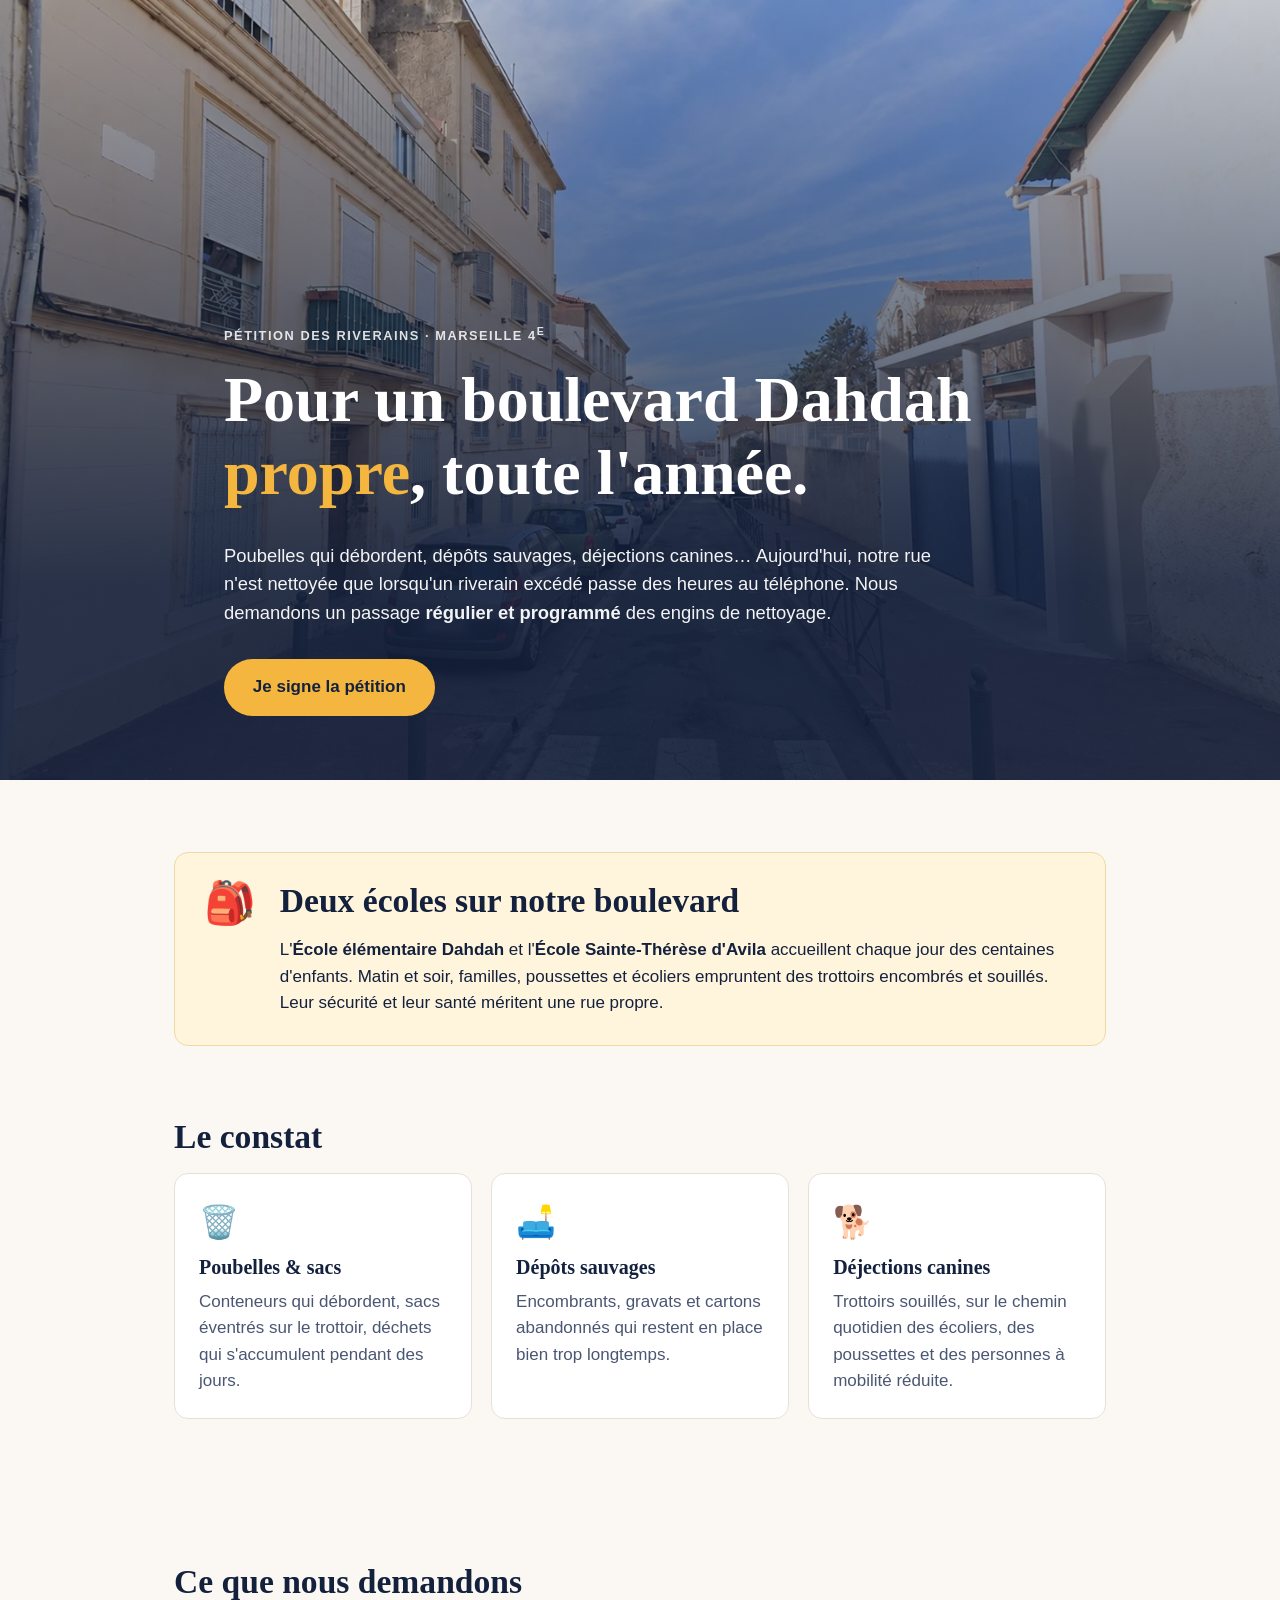
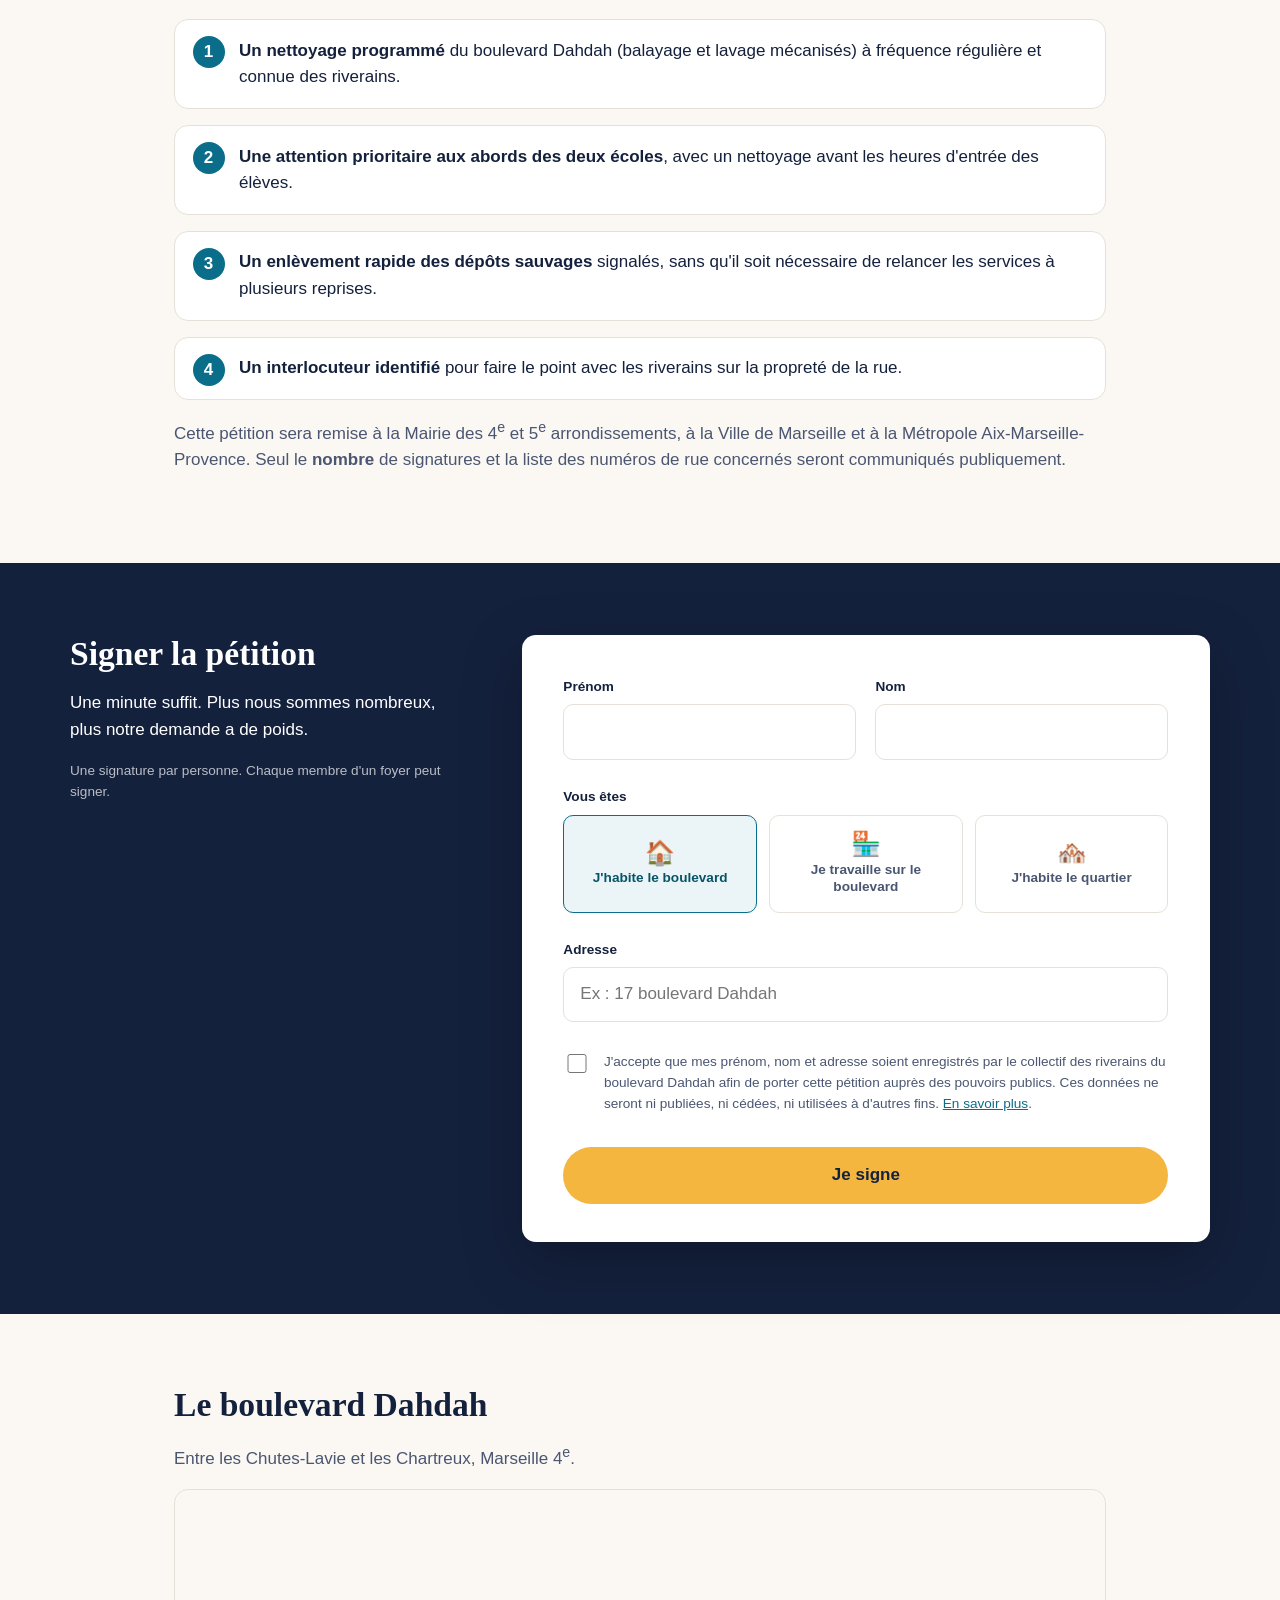
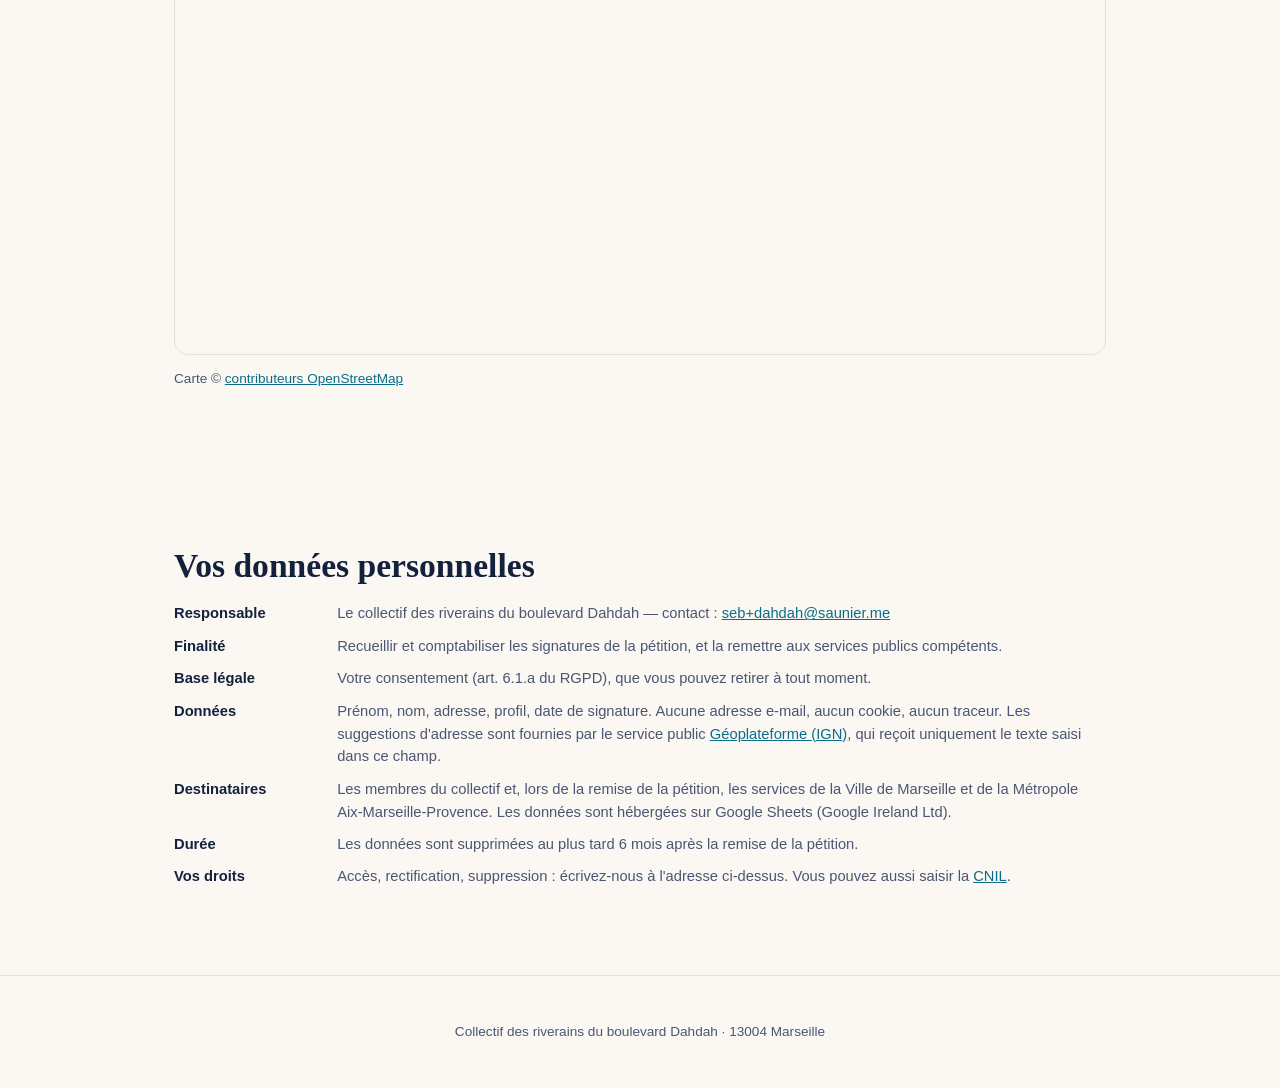
<file: index.html>
<!DOCTYPE html>
<html lang="fr">
<head>
  <meta charset="utf-8">
  <meta name="viewport" content="width=device-width, initial-scale=1">
  <title>Pétition — Un boulevard Dahdah propre (13004 Marseille)</title>
  <meta name="description" content="Riverains du boulevard Dahdah (Marseille 4e) : signez la pétition pour un nettoyage régulier et systématique de notre rue.">
  <meta property="og:title" content="Pétition — Un boulevard Dahdah propre">
  <meta property="og:description" content="Pour un nettoyage régulier du boulevard Dahdah, 13004 Marseille. Signez en 1 minute.">
  <meta property="og:type" content="website">
  <link rel="icon" href="data:image/svg+xml,<svg xmlns='http://www.w3.org/2000/svg' viewBox='0 0 100 100'><text y='.9em' font-size='90'>🧹</text></svg>">
  <link rel="stylesheet" href="style.css?v=202611122135">
</head>
<body>

  <header class="hero">
    <div class="hero__photo" aria-hidden="true">
      <img src="img/boulevard.jpg" alt="" onerror="this.remove()">
    </div>
    <div class="hero__content">
      <p class="eyebrow">Pétition des riverains · Marseille 4<sup>e</sup></p>
      <h1>Pour un boulevard Dahdah <span class="hl">propre</span>, toute l'année.</h1>
      <p class="lead">Poubelles qui débordent, dépôts sauvages, déjections canines… Aujourd'hui, notre rue n'est nettoyée que lorsqu'un riverain excédé passe des heures au téléphone. Nous demandons un passage <strong>régulier et programmé</strong> des engins de nettoyage.</p>
      <div class="hero__cta">
        <a href="#signer" class="btn btn--primary">Je signe la pétition</a>
        <div class="counter" id="counter" hidden>
          <strong id="count">0</strong>
          <span>signatures</span>
        </div>
      </div>
    </div>
  </header>

  <main>

    <section class="section ecoles">
      <div class="ecoles__box">
        <div class="ecoles__icon">🎒</div>
        <div>
          <h2>Deux écoles sur notre boulevard</h2>
          <p>L'<strong>École élémentaire Dahdah</strong> et l'<strong>École Sainte-Thérèse d'Avila</strong> accueillent chaque jour des centaines d'enfants. Matin et soir, familles, poussettes et écoliers empruntent des trottoirs encombrés et souillés. Leur sécurité et leur santé méritent une rue propre.</p>
        </div>
      </div>
    </section>

    <section class="section constat">
      <h2>Le constat</h2>
      <div class="cards">
        <article class="card">
          <div class="card__icon">🗑️</div>
          <h3>Poubelles &amp; sacs</h3>
          <p>Conteneurs qui débordent, sacs éventrés sur le trottoir, déchets qui s'accumulent pendant des jours.</p>
        </article>
        <article class="card">
          <div class="card__icon">🛋️</div>
          <h3>Dépôts sauvages</h3>
          <p>Encombrants, gravats et cartons abandonnés qui restent en place bien trop longtemps.</p>
        </article>
        <article class="card">
          <div class="card__icon">🐕</div>
          <h3>Déjections canines</h3>
          <p>Trottoirs souillés, sur le chemin quotidien des écoliers, des poussettes et des personnes à mobilité réduite.</p>
        </article>
      </div>
    </section>

    <section class="section demande">
      <h2>Ce que nous demandons</h2>
      <ol class="asks">
        <li><strong>Un nettoyage programmé</strong> du boulevard Dahdah (balayage et lavage mécanisés) à fréquence régulière et connue des riverains.</li>
        <li><strong>Une attention prioritaire aux abords des deux écoles</strong>, avec un nettoyage avant les heures d'entrée des élèves.</li>
        <li><strong>Un enlèvement rapide des dépôts sauvages</strong> signalés, sans qu'il soit nécessaire de relancer les services à plusieurs reprises.</li>
        <li><strong>Un interlocuteur identifié</strong> pour faire le point avec les riverains sur la propreté de la rue.</li>
      </ol>
      <p class="muted">Cette pétition sera remise à la Mairie des 4<sup>e</sup> et 5<sup>e</sup> arrondissements, à la Ville de Marseille et à la Métropole Aix-Marseille-Provence. Seul le <strong>nombre</strong> de signatures et la liste des numéros de rue concernés seront communiqués publiquement.</p>
    </section>

    <section class="section signer" id="signer">
      <div class="signer__grid">
        <div class="signer__intro">
          <h2>Signer la pétition</h2>
          <p>Une minute suffit. Plus nous sommes nombreux, plus notre demande a de poids.</p>
          <div class="progress" id="progress" hidden>
            <div class="progress__bar"><span id="progress-fill"></span></div>
            <p><strong id="progress-count">0</strong> / <span id="progress-goal">200</span> signatures — objectif</p>
          </div>
          <p class="muted small">Une signature par personne. Chaque membre d'un foyer peut signer.</p>
        </div>

        <form id="petition-form" class="form" novalidate>
          <div class="form__row">
            <label>
              <span>Prénom</span>
              <input name="prenom" autocomplete="given-name" required maxlength="60">
            </label>
            <label>
              <span>Nom</span>
              <input name="nom" autocomplete="family-name" required maxlength="60">
            </label>
          </div>

          <fieldset class="profil">
            <legend>Vous êtes</legend>
            <div class="segmented">
              <label><input type="radio" name="profil" value="Habitant(e) du boulevard" checked><span><i aria-hidden="true">🏠</i>J'habite le boulevard</span></label>
              <label><input type="radio" name="profil" value="Travaille sur le boulevard"><span><i aria-hidden="true">🏪</i>Je travaille sur le boulevard</span></label>
              <label><input type="radio" name="profil" value="Habitant(e) du quartier"><span><i aria-hidden="true">🏘️</i>J'habite le quartier</span></label>
            </div>
          </fieldset>

          <div class="autocomplete">
            <label>
              <span>Adresse</span>
              <input name="adresse" id="adresse" autocomplete="off" maxlength="160" placeholder="Ex : 17 boulevard Dahdah" role="combobox" aria-autocomplete="list" aria-expanded="false" aria-controls="adresse-list">
            </label>
            <ul class="autocomplete__list" id="adresse-list" role="listbox" hidden></ul>
          </div>

          <!-- Anti-spam : champ invisible, doit rester vide -->
          <label class="hp" aria-hidden="true">
            Site web <input name="website" tabindex="-1" autocomplete="off">
          </label>

          <label class="consent">
            <input type="checkbox" name="consentement" required>
            <span>J'accepte que mes prénom, nom et adresse soient enregistrés par le collectif des riverains du boulevard Dahdah afin de porter cette pétition auprès des pouvoirs publics. Ces données ne seront ni publiées, ni cédées, ni utilisées à d'autres fins. <a href="#rgpd">En savoir plus</a>.</span>
          </label>

          <p class="form__error" id="form-error" role="alert" hidden></p>

          <button type="submit" class="btn btn--primary btn--block" id="submit-btn">Je signe</button>
        </form>

        <div class="thanks" id="thanks" hidden>
          <div class="thanks__icon">✅</div>
          <h3>Merci, <span id="thanks-name"></span> !</h3>
          <p>Votre signature est bien enregistrée. Parlez-en à vos voisins : chaque signature compte.</p>
          <button class="btn btn--ghost" id="share-btn" type="button">Partager la pétition</button>
        </div>
      </div>
    </section>

    <section class="section carte">
      <h2>Le boulevard Dahdah</h2>
      <p class="muted">Entre les Chutes-Lavie et les Chartreux, Marseille 4<sup>e</sup>.</p>
      <div class="map">
        <iframe
          title="Carte du boulevard Dahdah"
          loading="lazy"
          src="https://www.openstreetmap.org/export/embed.html?bbox=5.3895%2C43.3078%2C5.3995%2C43.3128&amp;layer=mapnik&amp;marker=43.31034%2C5.39457">
        </iframe>
      </div>
      <p class="small muted">Carte © <a href="https://www.openstreetmap.org/copyright" target="_blank" rel="noopener">contributeurs OpenStreetMap</a></p>
    </section>

    <section class="section rgpd" id="rgpd">
      <h2>Vos données personnelles</h2>
      <dl>
        <dt>Responsable</dt>
        <dd>Le collectif des riverains du boulevard Dahdah — contact : <a href="mailto:seb+dahdah@saunier.me">seb+dahdah@saunier.me</a></dd>
        <dt>Finalité</dt>
        <dd>Recueillir et comptabiliser les signatures de la pétition, et la remettre aux services publics compétents.</dd>
        <dt>Base légale</dt>
        <dd>Votre consentement (art. 6.1.a du RGPD), que vous pouvez retirer à tout moment.</dd>
        <dt>Données</dt>
        <dd>Prénom, nom, adresse, profil, date de signature. Aucune adresse e-mail, aucun cookie, aucun traceur. Les suggestions d'adresse sont fournies par le service public <a href="https://geoservices.ign.fr/documentation/services/services-geoplateforme/geocodage" target="_blank" rel="noopener">Géoplateforme (IGN)</a>, qui reçoit uniquement le texte saisi dans ce champ.</dd>
        <dt>Destinataires</dt>
        <dd>Les membres du collectif et, lors de la remise de la pétition, les services de la Ville de Marseille et de la Métropole Aix-Marseille-Provence. Les données sont hébergées sur Google Sheets (Google Ireland Ltd).</dd>
        <dt>Durée</dt>
        <dd>Les données sont supprimées au plus tard 6 mois après la remise de la pétition.</dd>
        <dt>Vos droits</dt>
        <dd>Accès, rectification, suppression : écrivez-nous à l'adresse ci-dessus. Vous pouvez aussi saisir la <a href="https://www.cnil.fr/fr/plaintes" target="_blank" rel="noopener">CNIL</a>.</dd>
      </dl>
    </section>

  </main>

  <footer class="footer">
    <p>Collectif des riverains du boulevard Dahdah · 13004 Marseille</p>
  </footer>

  <script src="config.js?v=202611122135"></script>
  <script src="app.js?v=202611122135"></script>
</body>
</html>
</file>
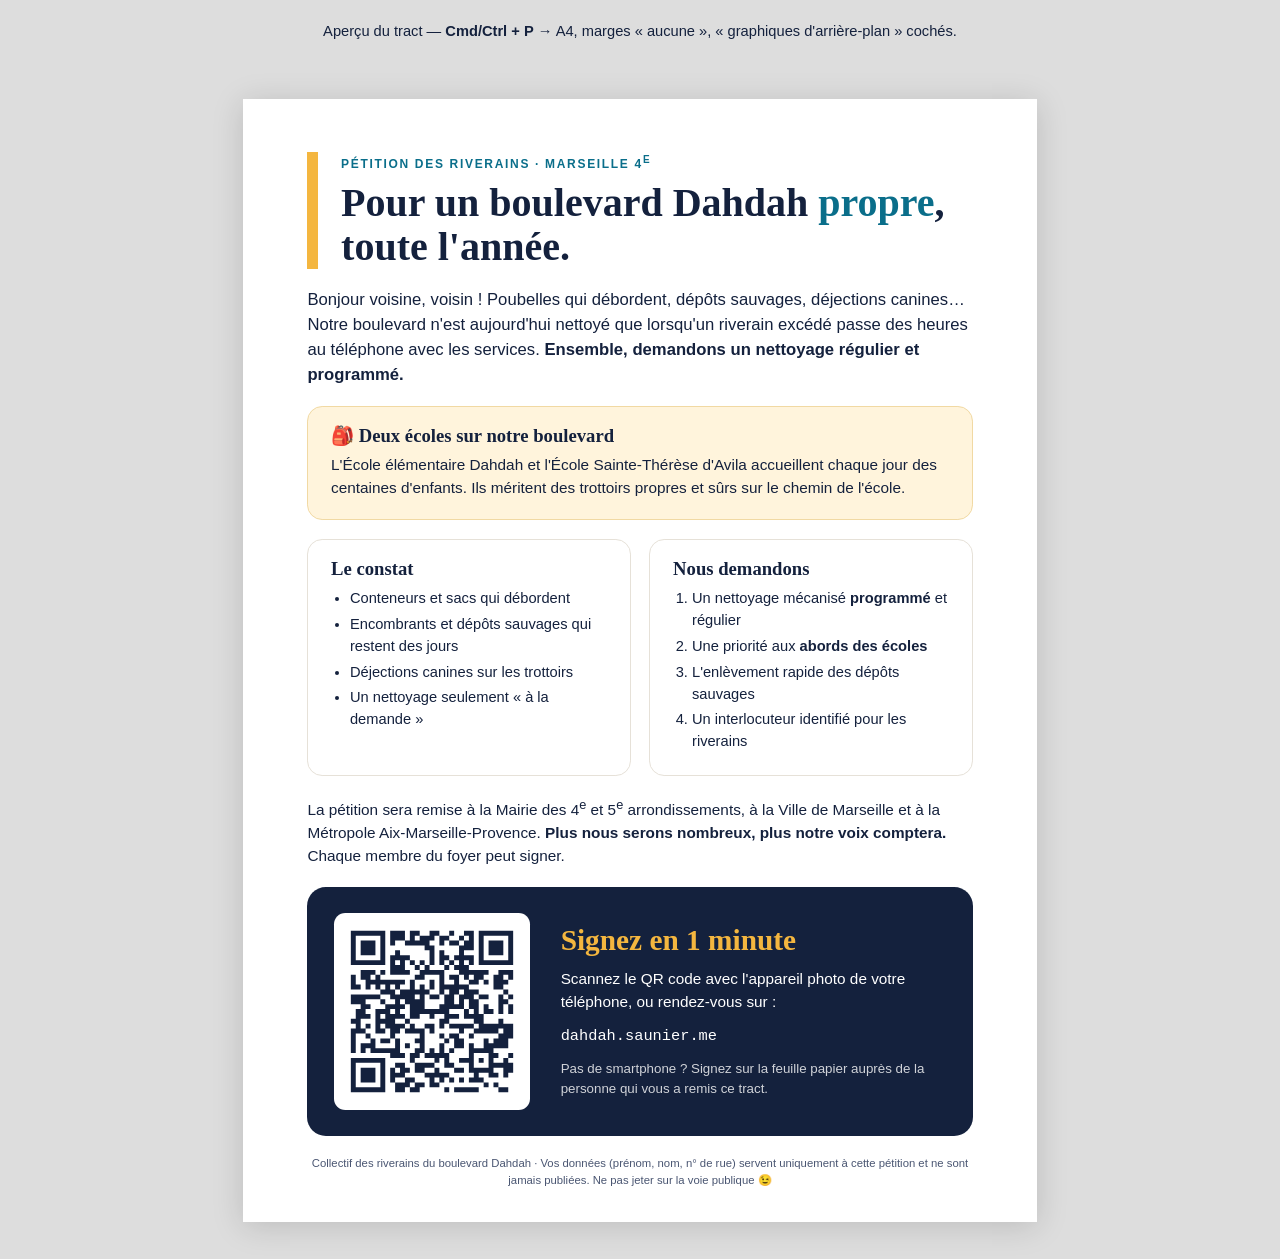
<file: tract/index.html>
<!DOCTYPE html>
<html lang="fr">
<head>
  <meta charset="utf-8">
  <title>Tract — Pétition boulevard Dahdah</title>
  <meta name="robots" content="noindex">
  <style>
    @page { size: A4; margin: 0; }
    :root { --ink: #14213d; --soft: #4a5672; --sea: #0a6e8a; --sun: #f4b63f; }
    * { box-sizing: border-box; }
    body { margin: 0; background: #ddd; font-family: -apple-system, "Segoe UI", Roboto, Arial, sans-serif; color: var(--ink); }
    .page {
      width: 210mm; height: 297mm; margin: 10mm auto; background: #fff;
      padding: 14mm 17mm 12mm; display: flex; flex-direction: column; gap: 5mm;
      box-shadow: 0 4px 30px rgba(0,0,0,.15); overflow: hidden;
    }
    @media print { body { background: #fff; } .page { margin: 0; box-shadow: none; } .noprint { display: none; } }
    h1, h2 { font-family: "Iowan Old Style", Palatino, Georgia, serif; margin: 0; line-height: 1.1; }
    .top { border-left: 3mm solid var(--sun); padding-left: 6mm; }
    .eyebrow { text-transform: uppercase; letter-spacing: .14em; font-size: 9pt; font-weight: 700; color: var(--sea); margin: 0 0 2mm; }
    h1 { font-size: 30pt; }
    h1 span { color: var(--sea); }
    p { margin: 0; font-size: 11.5pt; line-height: 1.5; }
    .intro { font-size: 12.5pt; }
    .grid { display: grid; grid-template-columns: 1fr 1fr; gap: 5mm; }
    .box { border: .4mm solid #e6e1d8; border-radius: 4mm; padding: 5mm 6mm; }
    .box h2 { font-size: 14pt; margin-bottom: 2mm; }
    ul, ol { margin: 0; padding-left: 5mm; font-size: 11pt; line-height: 1.5; }
    li { margin-bottom: 1mm; }
    .schools { background: #fff4dc; border-color: #f1d9a3; }
    .cta {
      margin-top: auto; background: var(--ink); color: #fff; border-radius: 5mm;
      padding: 7mm; display: grid; grid-template-columns: 52mm 1fr; gap: 8mm; align-items: center;
    }
    .qr { background: #fff; border-radius: 3mm; padding: 2mm; }
    .qr img { width: 100%; display: block; }
    .cta h2 { font-size: 22pt; color: var(--sun); margin-bottom: 3mm; }
    .cta p { font-size: 11.5pt; }
    .url { font-family: ui-monospace, Menlo, monospace; font-size: 11pt; margin-top: 3mm !important; color: #fff; word-break: break-all; }
    .foot { font-size: 8.5pt; color: var(--soft); text-align: center; }
    .noprint { text-align: center; padding: 6mm; font-size: 11pt; }
  </style>
</head>
<body>
  <div class="noprint">Aperçu du tract — <strong>Cmd/Ctrl + P</strong> → A4, marges « aucune », « graphiques d'arrière-plan » cochés.</div>

  <div class="page">
    <div class="top">
      <p class="eyebrow">Pétition des riverains · Marseille 4<sup>e</sup></p>
      <h1>Pour un boulevard Dahdah <span>propre</span>, toute l'année.</h1>
    </div>

    <p class="intro">Bonjour voisine, voisin ! Poubelles qui débordent, dépôts sauvages, déjections canines… Notre boulevard n'est aujourd'hui nettoyé que lorsqu'un riverain excédé passe des heures au téléphone avec les services. <strong>Ensemble, demandons un nettoyage régulier et programmé.</strong></p>

    <div class="box schools">
      <h2>🎒 Deux écoles sur notre boulevard</h2>
      <p>L'École élémentaire Dahdah et l'École Sainte-Thérèse d'Avila accueillent chaque jour des centaines d'enfants. Ils méritent des trottoirs propres et sûrs sur le chemin de l'école.</p>
    </div>

    <div class="grid">
      <div class="box">
        <h2>Le constat</h2>
        <ul>
          <li>Conteneurs et sacs qui débordent</li>
          <li>Encombrants et dépôts sauvages qui restent des jours</li>
          <li>Déjections canines sur les trottoirs</li>
          <li>Un nettoyage seulement « à la demande »</li>
        </ul>
      </div>
      <div class="box">
        <h2>Nous demandons</h2>
        <ol>
          <li>Un nettoyage mécanisé <strong>programmé</strong> et régulier</li>
          <li>Une priorité aux <strong>abords des écoles</strong></li>
          <li>L'enlèvement rapide des dépôts sauvages</li>
          <li>Un interlocuteur identifié pour les riverains</li>
        </ol>
      </div>
    </div>

    <p>La pétition sera remise à la Mairie des 4<sup>e</sup> et 5<sup>e</sup> arrondissements, à la Ville de Marseille et à la Métropole Aix-Marseille-Provence. <strong>Plus nous serons nombreux, plus notre voix comptera.</strong> Chaque membre du foyer peut signer.</p>

    <div class="cta">
      <div class="qr"><img src="qr.svg" alt="QR code vers la pétition"></div>
      <div>
        <h2>Signez en 1 minute</h2>
        <p>Scannez le QR code avec l'appareil photo de votre téléphone, ou rendez-vous sur :</p>
        <p class="url" id="url">dahdah.saunier.me</p>
        <p style="margin-top:3mm;font-size:10pt;opacity:.8">Pas de smartphone ? Signez sur la feuille papier auprès de la personne qui vous a remis ce tract.</p>
      </div>
    </div>

    <p class="foot">Collectif des riverains du boulevard Dahdah · Vos données (prénom, nom, n° de rue) servent uniquement à cette pétition et ne sont jamais publiées. Ne pas jeter sur la voie publique 😉</p>
  </div>
</body>
</html>
</file>
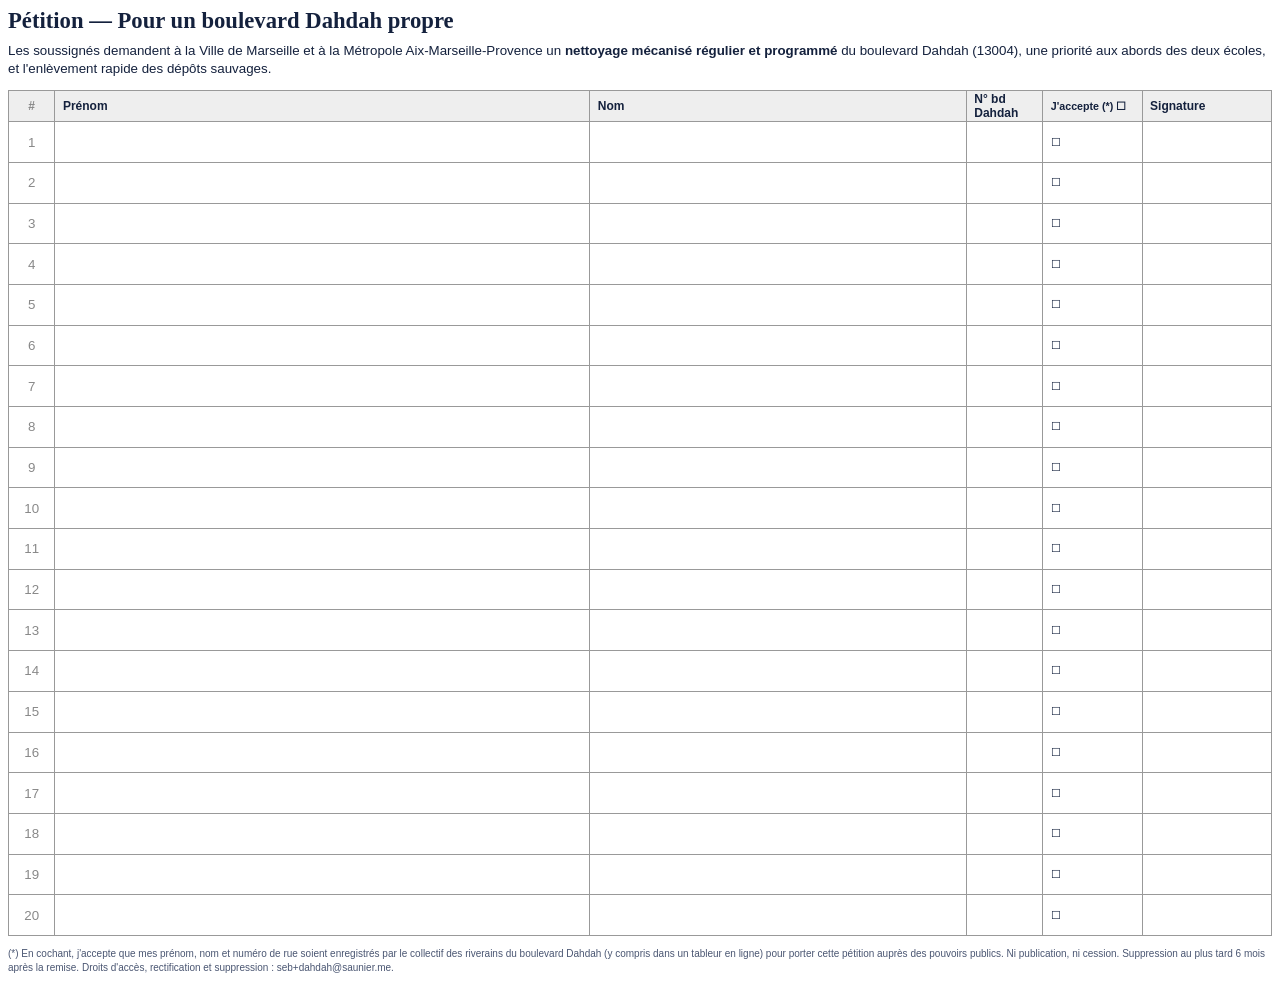
<file: tract/signatures.html>
<!DOCTYPE html>
<html lang="fr">
<head>
  <meta charset="utf-8">
  <title>Feuille de signatures — Pétition boulevard Dahdah</title>
  <meta name="robots" content="noindex">
  <style>
    @page { size: A4; margin: 12mm; }
    body { font-family: -apple-system, "Segoe UI", Roboto, Arial, sans-serif; color: #14213d; font-size: 10pt; }
    h1 { font-family: Georgia, serif; font-size: 17pt; margin: 0 0 2mm; }
    p { margin: 0 0 3mm; line-height: 1.4; }
    table { width: 100%; border-collapse: collapse; }
    th, td { border: .3mm solid #999; padding: 0 2mm; height: 10.5mm; text-align: left; }
    th { background: #eee; height: 8mm; font-size: 9pt; }
    .n { width: 8mm; text-align: center; color: #888; }
    .num { width: 16mm; }
    .ok { width: 22mm; font-size: 8pt; }
    .sig { width: 30mm; }
    .rgpd { font-size: 7.5pt; color: #4a5672; margin-top: 3mm; }
  </style>
</head>
<body>
  <h1>Pétition — Pour un boulevard Dahdah propre</h1>
  <p>Les soussignés demandent à la Ville de Marseille et à la Métropole Aix-Marseille-Provence un <strong>nettoyage mécanisé régulier et programmé</strong> du boulevard Dahdah (13004), une priorité aux abords des deux écoles, et l'enlèvement rapide des dépôts sauvages.</p>
  <table>
    <thead>
      <tr><th class="n">#</th><th>Prénom</th><th>Nom</th><th class="num">N° bd Dahdah</th><th class="ok">J'accepte (*) ☐</th><th class="sig">Signature</th></tr>
    </thead>
    <tbody id="rows"></tbody>
  </table>
  <p class="rgpd">(*) En cochant, j'accepte que mes prénom, nom et numéro de rue soient enregistrés par le collectif des riverains du boulevard Dahdah (y compris dans un tableur en ligne) pour porter cette pétition auprès des pouvoirs publics. Ni publication, ni cession. Suppression au plus tard 6 mois après la remise. Droits d'accès, rectification et suppression : seb+dahdah@saunier.me.</p>
  <script>
    const tb = document.getElementById("rows");
    for (let i = 1; i <= 20; i++) tb.insertAdjacentHTML("beforeend",
      `<tr><td class="n">${i}</td><td></td><td></td><td></td><td class="ok">☐</td><td></td></tr>`);
  </script>
</body>
</html>
</file>
<file: style.css>
:root {
  --ink: #14213d;
  --ink-soft: #4a5672;
  --sea: #0a6e8a;
  --sea-dark: #075468;
  --sun: #f4b63f;
  --paper: #fbf8f3;
  --card: #ffffff;
  --line: #e6e1d8;
  --danger: #b3261e;
  --radius: 14px;
  --font: ui-sans-serif, -apple-system, "Segoe UI", Roboto, "Helvetica Neue", Arial, sans-serif;
  --serif: "Iowan Old Style", "Palatino Linotype", Palatino, Georgia, serif;
}

* { box-sizing: border-box; }
[hidden] { display: none !important; }
html { scroll-behavior: smooth; }
body {
  margin: 0;
  font-family: var(--font);
  color: var(--ink);
  background: var(--paper);
  line-height: 1.55;
  font-size: 17px;
}
a { color: var(--sea); }
h1, h2, h3 { font-family: var(--serif); line-height: 1.15; margin: 0 0 .5em; }
h2 { font-size: clamp(1.6rem, 3vw, 2.1rem); }

/* Hero */
.hero {
  position: relative;
  min-height: min(88vh, 780px);
  display: flex;
  align-items: flex-end;
  color: #fff;
  background:
    radial-gradient(1200px 500px at 85% 0%, rgba(244,182,63,.35), transparent 60%),
    linear-gradient(160deg, #0a6e8a 0%, #14213d 100%);
  overflow: hidden;
}
.hero__photo { position: absolute; inset: 0; }
.hero__photo img { width: 100%; height: 100%; object-fit: cover; display: block; }
.hero__photo::after {
  content: ""; position: absolute; inset: 0;
  background: linear-gradient(180deg, rgba(20,33,61,.25) 0%, rgba(20,33,61,.88) 75%);
}
.hero__content {
  position: relative;
  max-width: 880px;
  padding: 3rem 1.5rem 4rem;
  margin: 0 auto;
  width: 100%;
}
.eyebrow {
  text-transform: uppercase; letter-spacing: .12em; font-size: .8rem;
  font-weight: 600; opacity: .85; margin: 0 0 1rem;
}
.hero h1 { font-size: clamp(2.2rem, 6vw, 4rem); }
.hl { color: var(--sun); }
.lead { font-size: 1.15rem; max-width: 46rem; opacity: .95; }
.hero__cta { display: flex; align-items: center; gap: 1.5rem; flex-wrap: wrap; margin-top: 2rem; }
.counter { display: flex; flex-direction: column; line-height: 1.1; }
.counter strong { font-size: 2rem; font-family: var(--serif); color: var(--sun); }
.counter span { font-size: .85rem; opacity: .85; }

/* Buttons */
.btn {
  display: inline-block; border: 0; cursor: pointer; text-decoration: none;
  font: inherit; font-weight: 700; border-radius: 999px;
  padding: .95rem 1.8rem; transition: transform .15s, background .15s;
}
.btn:active { transform: scale(.98); }
.btn--primary { background: var(--sun); color: var(--ink); }
.btn--primary:hover { background: #ffc552; }
.btn--primary:disabled { opacity: .6; cursor: wait; }
.btn--ghost { background: transparent; color: var(--sea); border: 2px solid var(--sea); }
.btn--block { width: 100%; }

/* Sections */
.section { max-width: 980px; margin: 0 auto; padding: 4.5rem 1.5rem; }
.muted { color: var(--ink-soft); }
.small { font-size: .85rem; }

.cards { display: grid; grid-template-columns: repeat(auto-fit, minmax(240px, 1fr)); gap: 1.2rem; }
.card {
  background: var(--card); border: 1px solid var(--line); border-radius: var(--radius);
  padding: 1.5rem;
}
.card__icon { font-size: 2rem; margin-bottom: .5rem; }
.card h3 { font-size: 1.25rem; }
.card p { margin: 0; color: var(--ink-soft); }

.asks { padding-left: 0; list-style: none; counter-reset: ask; display: grid; gap: 1rem; }
.asks li {
  counter-increment: ask; position: relative; padding: 1.1rem 1.2rem 1.1rem 4rem;
  background: var(--card); border-radius: var(--radius); border: 1px solid var(--line);
}
.asks li::before {
  content: counter(ask); position: absolute; left: 1.1rem; top: 1rem;
  width: 2rem; height: 2rem; border-radius: 50%; background: var(--sea); color: #fff;
  display: grid; place-items: center; font-weight: 700;
}

/* Écoles */
.ecoles { padding-bottom: 0; }
.ecoles__box {
  display: flex; gap: 1.5rem; align-items: flex-start;
  background: #fff4dc; border: 1px solid #f1d9a3; border-radius: var(--radius); padding: 1.8rem;
}
.ecoles__icon { font-size: 2.6rem; line-height: 1; }
.ecoles p { margin: 0; }
@media (max-width: 760px) { .ecoles__box { flex-direction: column; gap: .5rem; } }

/* Sign */
.signer { max-width: none; background: var(--ink); color: #fff; }
.signer__grid {
  max-width: 1140px; margin: 0 auto;
  display: grid; grid-template-columns: .8fr 1.45fr; gap: 4.5rem; align-items: start;
}
.signer .muted { color: rgba(255,255,255,.7); }
.progress__bar { height: 10px; background: rgba(255,255,255,.15); border-radius: 99px; overflow: hidden; }
.progress__bar span { display: block; height: 100%; width: 0; background: var(--sun); transition: width 1s ease; }
.progress p { margin: .5rem 0 0; font-size: .9rem; }

.form, .thanks {
  background: var(--card); color: var(--ink); border-radius: var(--radius);
  padding: 2.6rem 2.6rem 2.4rem; display: grid; gap: 1.6rem;
  box-shadow: 0 20px 60px rgba(0,0,0,.25);
}
.form label > span { display: block; font-size: .85rem; font-weight: 600; margin-bottom: .45rem; }
.form em { font-weight: 400; color: var(--ink-soft); }
.form input:not([type=checkbox]), .form select {
  width: 100%; font: inherit; padding: .85rem 1rem;
  border: 1.5px solid var(--line); border-radius: 10px; background: #fff; color: var(--ink);
}
.form input:focus, .form select:focus { outline: none; border-color: var(--sea); box-shadow: 0 0 0 3px rgba(10,110,138,.15); }
.form input:disabled { background: #f4f1ec; color: var(--ink-soft); }
.form__row { display: grid; grid-template-columns: 1fr 1fr; gap: 1.2rem; }
.form__row--address { grid-template-columns: 6rem 1fr; }
.consent { display: flex; gap: .9rem; padding-top: .2rem; align-items: flex-start; font-size: .85rem; color: var(--ink-soft); }
.consent input { margin-top: .2rem; width: 1.2rem; height: 1.2rem; flex: none; accent-color: var(--sea); }
.consent span { font-weight: 400 !important; font-size: .85rem !important; }
.form__error { color: var(--danger); font-size: .9rem; margin: 0; }
.hp { position: absolute; left: -9999px; }

.profil { border: 0; padding: 0; margin: 0; }
.profil legend { font-size: .85rem; font-weight: 600; margin-bottom: .55rem; padding: 0; }
.segmented { display: grid; grid-template-columns: repeat(3, 1fr); gap: .75rem; }
.segmented label { position: relative; }
.segmented input { position: absolute; opacity: 0; }
.segmented span {
  display: flex !important; flex-direction: column; gap: .35rem; align-items: center; justify-content: center; text-align: center;
  height: 100%; min-height: 6rem; padding: 1rem .75rem; margin: 0 !important;
  border: 1.5px solid var(--line); border-radius: 10px; cursor: pointer;
  font-size: .85rem !important; font-weight: 600; line-height: 1.25; color: var(--ink-soft);
}
.segmented i { font-style: normal; font-size: 1.5rem; line-height: 1; }
.segmented input:checked + span { border-color: var(--sea); background: rgba(10,110,138,.08); color: var(--sea-dark); }
.segmented input:focus-visible + span { box-shadow: 0 0 0 3px rgba(10,110,138,.25); }

.autocomplete { position: relative; }
.autocomplete__list {
  position: absolute; z-index: 10; left: 0; right: 0; top: 100%; margin: .25rem 0 0; padding: .3rem;
  list-style: none; background: #fff; border: 1.5px solid var(--line); border-radius: 10px;
  box-shadow: 0 12px 30px rgba(20,33,61,.15);
}
.autocomplete__list li { padding: .6rem .7rem; border-radius: 7px; cursor: pointer; font-size: .95rem; }
.autocomplete__list li[aria-selected=true], .autocomplete__list li:hover { background: rgba(10,110,138,.08); }

.thanks { text-align: center; justify-items: center; }
.thanks__icon { font-size: 3rem; }

/* Map */
.map { border-radius: var(--radius); overflow: hidden; border: 1px solid var(--line); aspect-ratio: 16/8; }
.map iframe { width: 100%; height: 100%; border: 0; display: block; }

/* RGPD */
.rgpd dl { display: grid; grid-template-columns: 9rem 1fr; gap: .6rem 1.2rem; font-size: .92rem; }
.rgpd dt { font-weight: 700; }
.rgpd dd { margin: 0; color: var(--ink-soft); }

.footer { text-align: center; padding: 2rem; font-size: .85rem; color: var(--ink-soft); border-top: 1px solid var(--line); }

@media (max-width: 760px) {
  .hero { min-height: 92vh; }
  .signer__grid { grid-template-columns: 1fr; gap: 1.5rem; }
  .form__row { grid-template-columns: 1fr; }
  .segmented { grid-template-columns: 1fr; gap: .5rem; }
  .segmented span { min-height: 3.2rem; flex-direction: row; justify-content: flex-start; gap: .75rem; padding: .7rem 1rem; }
  .form, .thanks { padding: 1.6rem 1.3rem; gap: 1.3rem; }
  .form__row--address { grid-template-columns: 5rem 1fr; }
  .rgpd dl { grid-template-columns: 1fr; }
  .rgpd dt { margin-top: .6rem; }
  .map { aspect-ratio: 4/3; }
}
</file>
